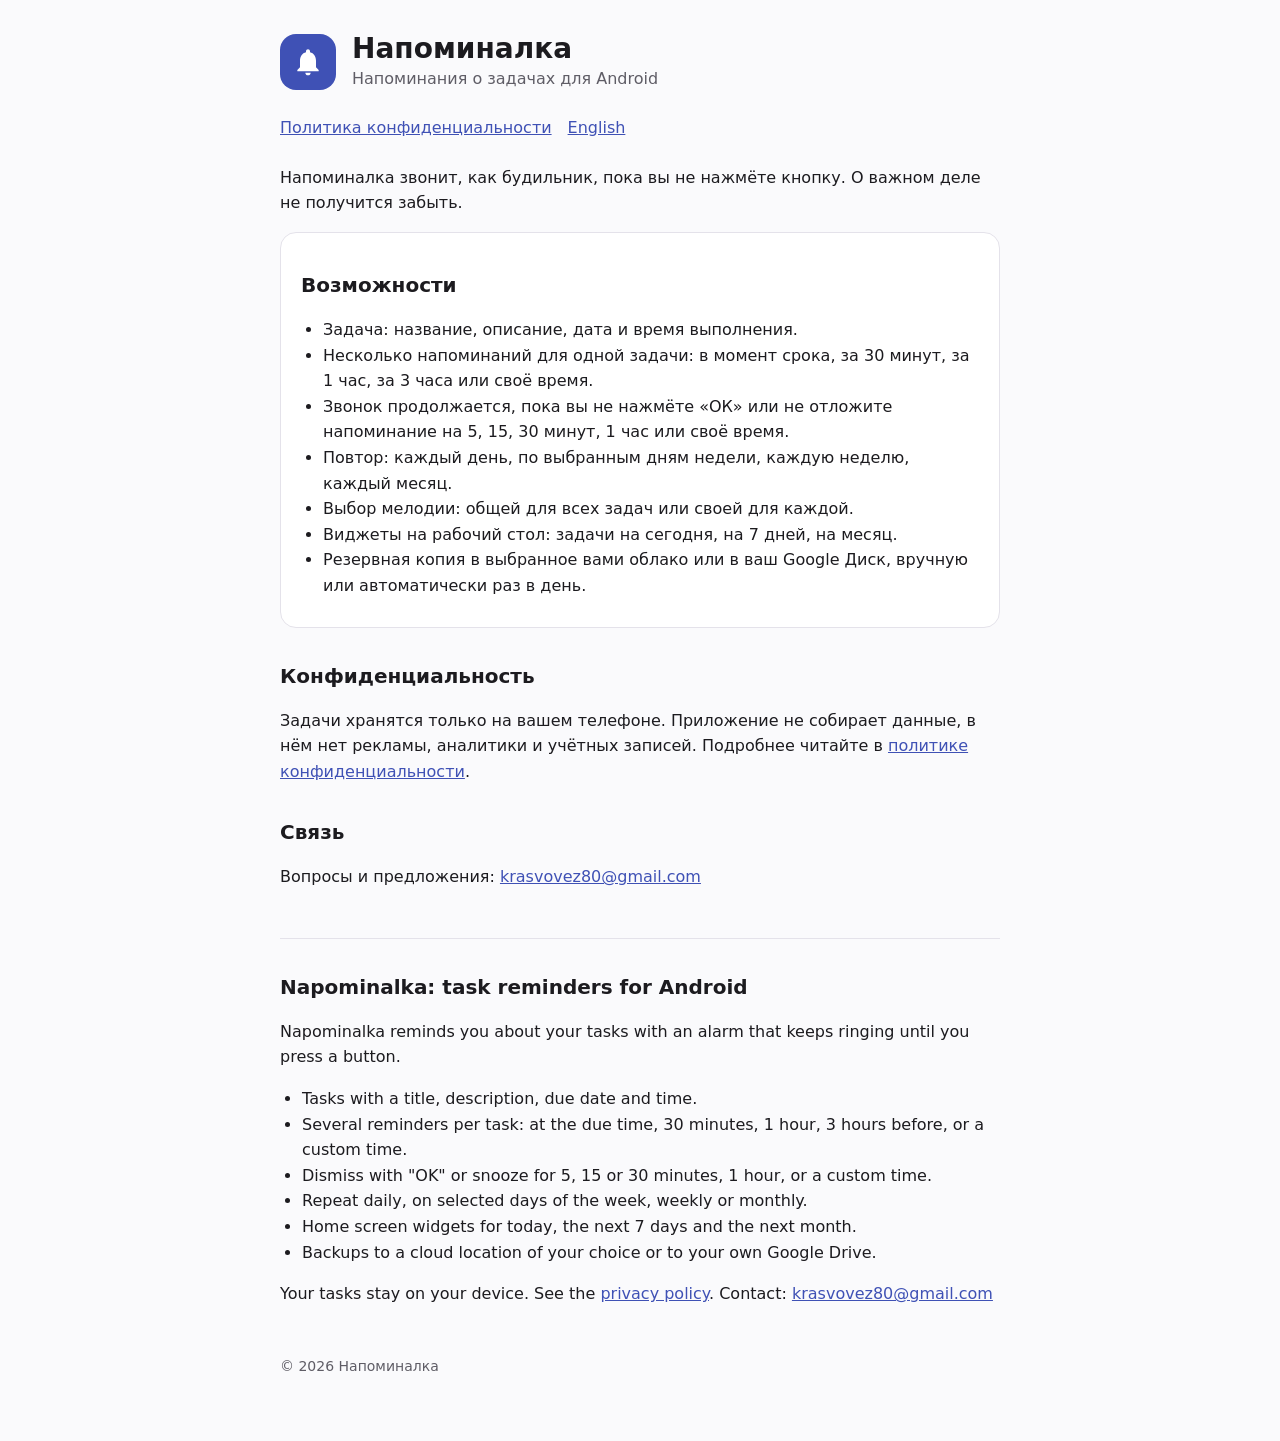
<file: index.html>
<!doctype html>
<html lang="ru">
<head>
<meta charset="utf-8">
<meta name="viewport" content="width=device-width, initial-scale=1">
<title>Напоминалка — напоминания о задачах для Android</title>
<meta name="description" content="Напоминалка — Android-приложение, которое напоминает о задачах звонком будильника.">
<link rel="stylesheet" href="style.css">
</head>
<body>
<main>
<header>
  <div class="logo"><svg viewBox="0 0 24 24" aria-hidden="true"><path d="M12,22c1.1,0 2,-0.9 2,-2h-4c0,1.1 0.89,2 2,2zM18,16v-5c0,-3.07 -1.64,-5.64 -4.5,-6.32V4c0,-0.83 -0.67,-1.5 -1.5,-1.5s-1.5,0.67 -1.5,1.5v0.68C7.63,5.36 6,7.92 6,11v5l-2,2v1h16v-1l-2,-2z"/></svg></div>
  <div>
    <h1>Напоминалка</h1>
    <div class="muted">Напоминания о задачах для Android</div>
  </div>
</header>
<nav>
  <a href="privacy.html">Политика конфиденциальности</a>
  <a href="#en">English</a>
</nav>

<p>Напоминалка звонит, как будильник, пока вы не нажмёте кнопку. О важном деле не получится забыть.</p>

<div class="card">
<h2>Возможности</h2>
<ul>
  <li>Задача: название, описание, дата и время выполнения.</li>
  <li>Несколько напоминаний для одной задачи: в момент срока, за 30 минут, за 1 час, за 3 часа или своё время.</li>
  <li>Звонок продолжается, пока вы не нажмёте «ОК» или не отложите напоминание на 5, 15, 30 минут, 1 час или своё время.</li>
  <li>Повтор: каждый день, по выбранным дням недели, каждую неделю, каждый месяц.</li>
  <li>Выбор мелодии: общей для всех задач или своей для каждой.</li>
  <li>Виджеты на рабочий стол: задачи на сегодня, на 7 дней, на месяц.</li>
  <li>Резервная копия в выбранное вами облако или в ваш Google Диск, вручную или автоматически раз в день.</li>
</ul>
</div>

<h2>Конфиденциальность</h2>
<p>Задачи хранятся только на вашем телефоне. Приложение не собирает данные, в нём нет рекламы, аналитики и учётных записей.
Подробнее читайте в <a href="privacy.html">политике конфиденциальности</a>.</p>

<h2>Связь</h2>
<p>Вопросы и предложения: <a href="mailto:krasvovez80@gmail.com">krasvovez80@gmail.com</a></p>

<hr>

<section id="en" lang="en">
<h2>Napominalka: task reminders for Android</h2>
<p>Napominalka reminds you about your tasks with an alarm that keeps ringing until you press a button.</p>
<ul>
  <li>Tasks with a title, description, due date and time.</li>
  <li>Several reminders per task: at the due time, 30 minutes, 1 hour, 3 hours before, or a custom time.</li>
  <li>Dismiss with "OK" or snooze for 5, 15 or 30 minutes, 1 hour, or a custom time.</li>
  <li>Repeat daily, on selected days of the week, weekly or monthly.</li>
  <li>Home screen widgets for today, the next 7 days and the next month.</li>
  <li>Backups to a cloud location of your choice or to your own Google Drive.</li>
</ul>
<p>Your tasks stay on your device. See the <a href="privacy.html#en">privacy policy</a>.
Contact: <a href="mailto:krasvovez80@gmail.com">krasvovez80@gmail.com</a></p>
</section>

<footer>© 2026 Напоминалка</footer>
</main>
</body>
</html>
</file>
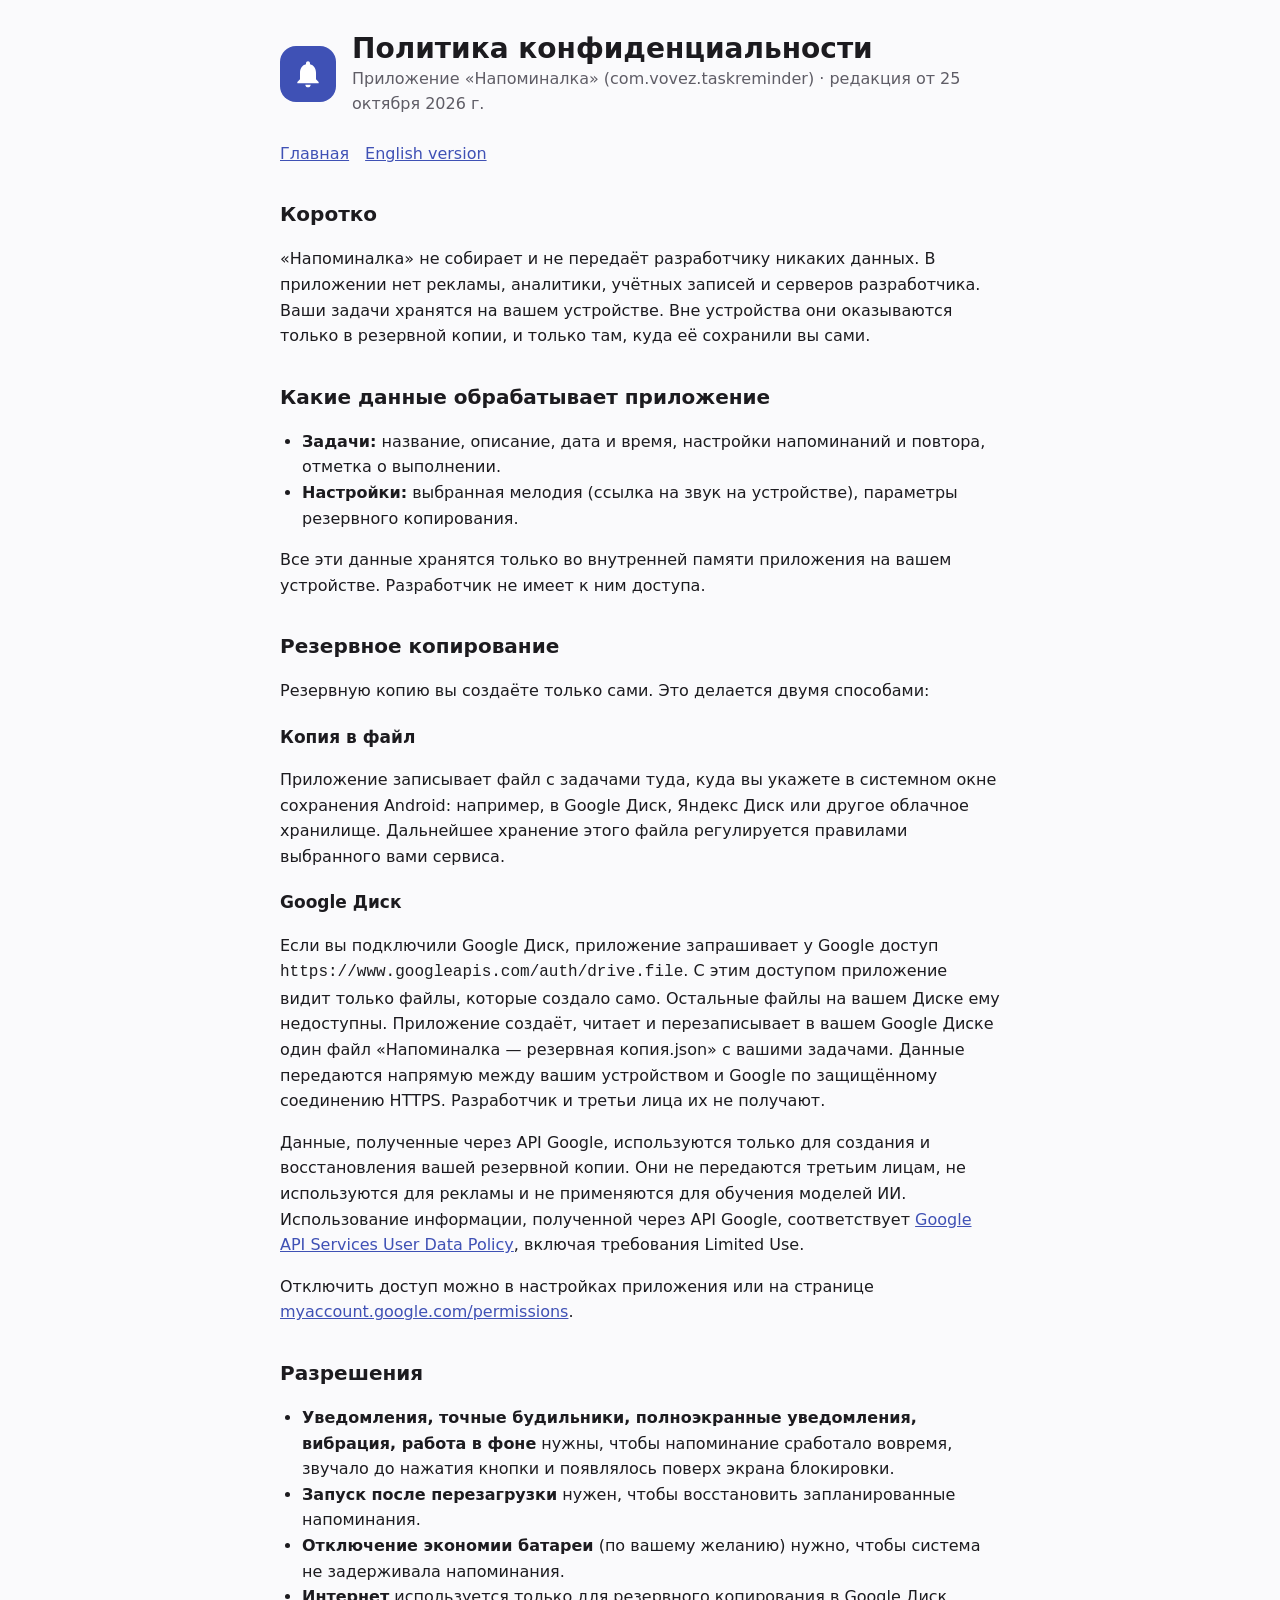
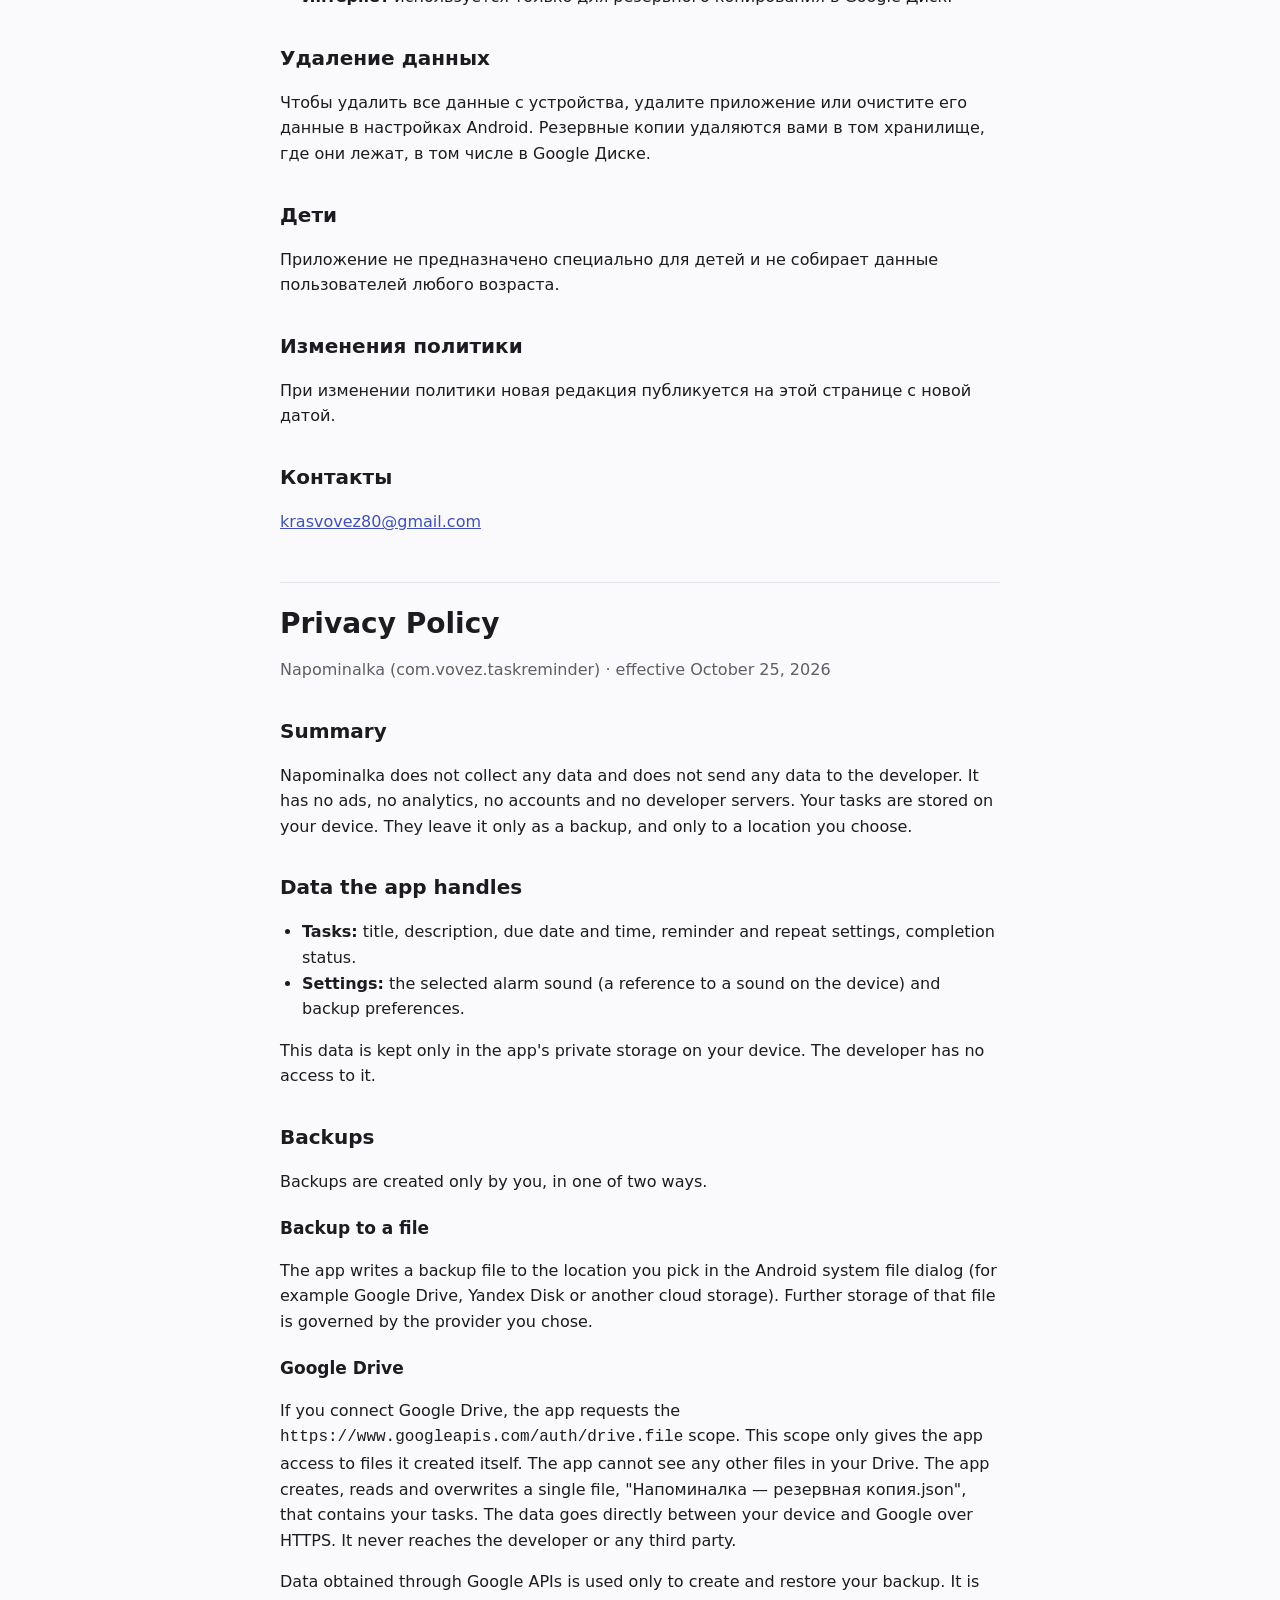
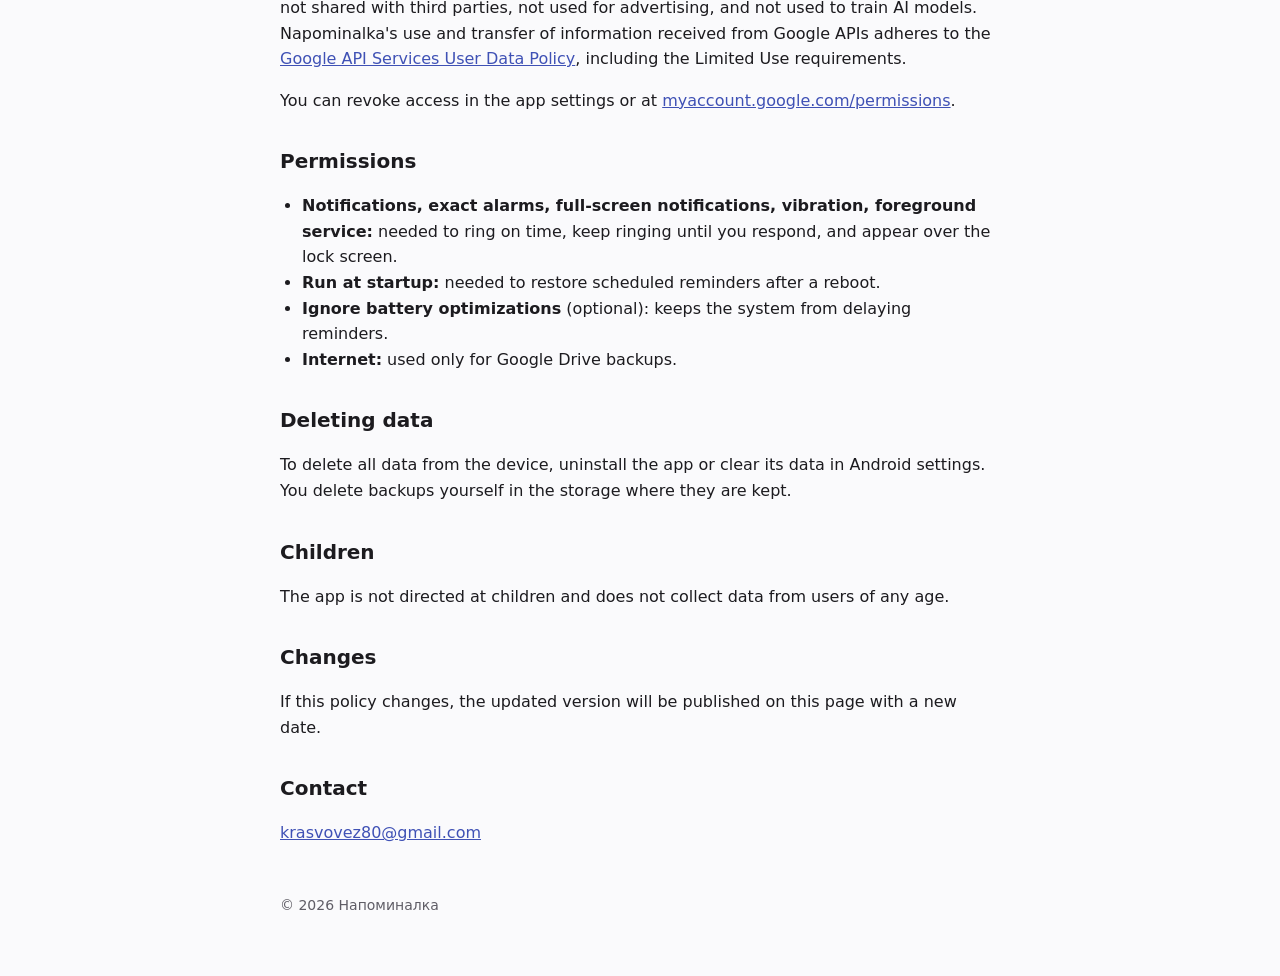
<file: privacy.html>
<!doctype html>
<html lang="ru">
<head>
<meta charset="utf-8">
<meta name="viewport" content="width=device-width, initial-scale=1">
<title>Политика конфиденциальности — Напоминалка</title>
<link rel="stylesheet" href="style.css">
</head>
<body>
<main>
<header>
  <div class="logo"><svg viewBox="0 0 24 24" aria-hidden="true"><path d="M12,22c1.1,0 2,-0.9 2,-2h-4c0,1.1 0.89,2 2,2zM18,16v-5c0,-3.07 -1.64,-5.64 -4.5,-6.32V4c0,-0.83 -0.67,-1.5 -1.5,-1.5s-1.5,0.67 -1.5,1.5v0.68C7.63,5.36 6,7.92 6,11v5l-2,2v1h16v-1l-2,-2z"/></svg></div>
  <div>
    <h1>Политика конфиденциальности</h1>
    <div class="muted">Приложение «Напоминалка» (com.vovez.taskreminder) · редакция от 25 октября 2026 г.</div>
  </div>
</header>
<nav>
  <a href="index.html">Главная</a>
  <a href="#en">English version</a>
</nav>

<h2>Коротко</h2>
<p>«Напоминалка» не собирает и не передаёт разработчику никаких данных. В приложении нет рекламы, аналитики, учётных записей и серверов разработчика.
Ваши задачи хранятся на вашем устройстве. Вне устройства они оказываются только в резервной копии, и только там, куда её сохранили вы сами.</p>

<h2>Какие данные обрабатывает приложение</h2>
<ul>
  <li><b>Задачи:</b> название, описание, дата и время, настройки напоминаний и повтора, отметка о выполнении.</li>
  <li><b>Настройки:</b> выбранная мелодия (ссылка на звук на устройстве), параметры резервного копирования.</li>
</ul>
<p>Все эти данные хранятся только во внутренней памяти приложения на вашем устройстве. Разработчик не имеет к ним доступа.</p>

<h2>Резервное копирование</h2>
<p>Резервную копию вы создаёте только сами. Это делается двумя способами:</p>
<h3>Копия в файл</h3>
<p>Приложение записывает файл с задачами туда, куда вы укажете в системном окне сохранения Android: например, в Google Диск, Яндекс Диск или другое облачное хранилище.
Дальнейшее хранение этого файла регулируется правилами выбранного вами сервиса.</p>
<h3>Google Диск</h3>
<p>Если вы подключили Google Диск, приложение запрашивает у Google доступ <code>https://www.googleapis.com/auth/drive.file</code>.
С этим доступом приложение видит только файлы, которые создало само. Остальные файлы на вашем Диске ему недоступны.
Приложение создаёт, читает и перезаписывает в вашем Google Диске один файл «Напоминалка — резервная копия.json» с вашими задачами.
Данные передаются напрямую между вашим устройством и Google по защищённому соединению HTTPS. Разработчик и третьи лица их не получают.</p>
<p>Данные, полученные через API Google, используются только для создания и восстановления вашей резервной копии.
Они не передаются третьим лицам, не используются для рекламы и не применяются для обучения моделей ИИ.
Использование информации, полученной через API Google, соответствует
<a href="https://developers.google.com/terms/api-services-user-data-policy">Google API Services User Data Policy</a>, включая требования Limited Use.</p>
<p>Отключить доступ можно в настройках приложения или на странице
<a href="https://myaccount.google.com/permissions">myaccount.google.com/permissions</a>.</p>

<h2>Разрешения</h2>
<ul>
  <li><b>Уведомления, точные будильники, полноэкранные уведомления, вибрация, работа в фоне</b> нужны, чтобы напоминание сработало вовремя, звучало до нажатия кнопки и появлялось поверх экрана блокировки.</li>
  <li><b>Запуск после перезагрузки</b> нужен, чтобы восстановить запланированные напоминания.</li>
  <li><b>Отключение экономии батареи</b> (по вашему желанию) нужно, чтобы система не задерживала напоминания.</li>
  <li><b>Интернет</b> используется только для резервного копирования в Google Диск.</li>
</ul>

<h2>Удаление данных</h2>
<p>Чтобы удалить все данные с устройства, удалите приложение или очистите его данные в настройках Android.
Резервные копии удаляются вами в том хранилище, где они лежат, в том числе в Google Диске.</p>

<h2>Дети</h2>
<p>Приложение не предназначено специально для детей и не собирает данные пользователей любого возраста.</p>

<h2>Изменения политики</h2>
<p>При изменении политики новая редакция публикуется на этой странице с новой датой.</p>

<h2>Контакты</h2>
<p><a href="mailto:krasvovez80@gmail.com">krasvovez80@gmail.com</a></p>

<hr>

<section id="en" lang="en">
<h1>Privacy Policy</h1>
<p class="muted">Napominalka (com.vovez.taskreminder) · effective October 25, 2026</p>

<h2>Summary</h2>
<p>Napominalka does not collect any data and does not send any data to the developer. It has no ads, no analytics, no accounts and no developer servers.
Your tasks are stored on your device. They leave it only as a backup, and only to a location you choose.</p>

<h2>Data the app handles</h2>
<ul>
  <li><b>Tasks:</b> title, description, due date and time, reminder and repeat settings, completion status.</li>
  <li><b>Settings:</b> the selected alarm sound (a reference to a sound on the device) and backup preferences.</li>
</ul>
<p>This data is kept only in the app's private storage on your device. The developer has no access to it.</p>

<h2>Backups</h2>
<p>Backups are created only by you, in one of two ways.</p>
<h3>Backup to a file</h3>
<p>The app writes a backup file to the location you pick in the Android system file dialog (for example Google Drive, Yandex Disk or another cloud storage).
Further storage of that file is governed by the provider you chose.</p>
<h3>Google Drive</h3>
<p>If you connect Google Drive, the app requests the <code>https://www.googleapis.com/auth/drive.file</code> scope.
This scope only gives the app access to files it created itself. The app cannot see any other files in your Drive.
The app creates, reads and overwrites a single file, "Напоминалка — резервная копия.json", that contains your tasks.
The data goes directly between your device and Google over HTTPS. It never reaches the developer or any third party.</p>
<p>Data obtained through Google APIs is used only to create and restore your backup.
It is not shared with third parties, not used for advertising, and not used to train AI models.
Napominalka's use and transfer of information received from Google APIs adheres to the
<a href="https://developers.google.com/terms/api-services-user-data-policy">Google API Services User Data Policy</a>, including the Limited Use requirements.</p>
<p>You can revoke access in the app settings or at <a href="https://myaccount.google.com/permissions">myaccount.google.com/permissions</a>.</p>

<h2>Permissions</h2>
<ul>
  <li><b>Notifications, exact alarms, full-screen notifications, vibration, foreground service:</b> needed to ring on time, keep ringing until you respond, and appear over the lock screen.</li>
  <li><b>Run at startup:</b> needed to restore scheduled reminders after a reboot.</li>
  <li><b>Ignore battery optimizations</b> (optional): keeps the system from delaying reminders.</li>
  <li><b>Internet:</b> used only for Google Drive backups.</li>
</ul>

<h2>Deleting data</h2>
<p>To delete all data from the device, uninstall the app or clear its data in Android settings. You delete backups yourself in the storage where they are kept.</p>

<h2>Children</h2>
<p>The app is not directed at children and does not collect data from users of any age.</p>

<h2>Changes</h2>
<p>If this policy changes, the updated version will be published on this page with a new date.</p>

<h2>Contact</h2>
<p><a href="mailto:krasvovez80@gmail.com">krasvovez80@gmail.com</a></p>
</section>

<footer>© 2026 Напоминалка</footer>
</main>
</body>
</html>
</file>
<file: style.css>
:root { --fg:#1c1b1f; --muted:#5f5d66; --accent:#3f51b5; --bg:#fafafc; --card:#fff; --line:#e4e2ea; }
@media (prefers-color-scheme: dark) {
  :root { --fg:#e6e1e9; --muted:#aaa6b2; --accent:#9fa8ff; --bg:#141318; --card:#1d1b22; --line:#2e2c35; }
}
* { box-sizing: border-box; }
body { margin:0; background:var(--bg); color:var(--fg); font:16px/1.6 system-ui,-apple-system,"Segoe UI",Roboto,sans-serif; }
main { max-width: 760px; margin: 0 auto; padding: 32px 20px 64px; }
header { display:flex; align-items:center; gap:16px; margin-bottom:24px; }
.logo { width:56px; height:56px; border-radius:16px; background:#3f51b5; display:grid; place-items:center; flex:none; }
.logo svg { width:32px; height:32px; fill:#fff; }
h1 { font-size:28px; line-height:1.2; margin:0; }
h2 { font-size:20px; margin:32px 0 8px; }
h3 { font-size:17px; margin:20px 0 4px; }
p, li { color:var(--fg); }
.muted { color:var(--muted); }
a { color:var(--accent); }
ul { padding-left: 22px; }
.card { background:var(--card); border:1px solid var(--line); border-radius:16px; padding:4px 20px 12px; margin:16px 0; }
nav { display:flex; gap:16px; flex-wrap:wrap; margin:8px 0 24px; }
hr { border:0; border-top:1px solid var(--line); margin:48px 0 24px; }
footer { color:var(--muted); font-size:14px; margin-top:48px; }
</file>
